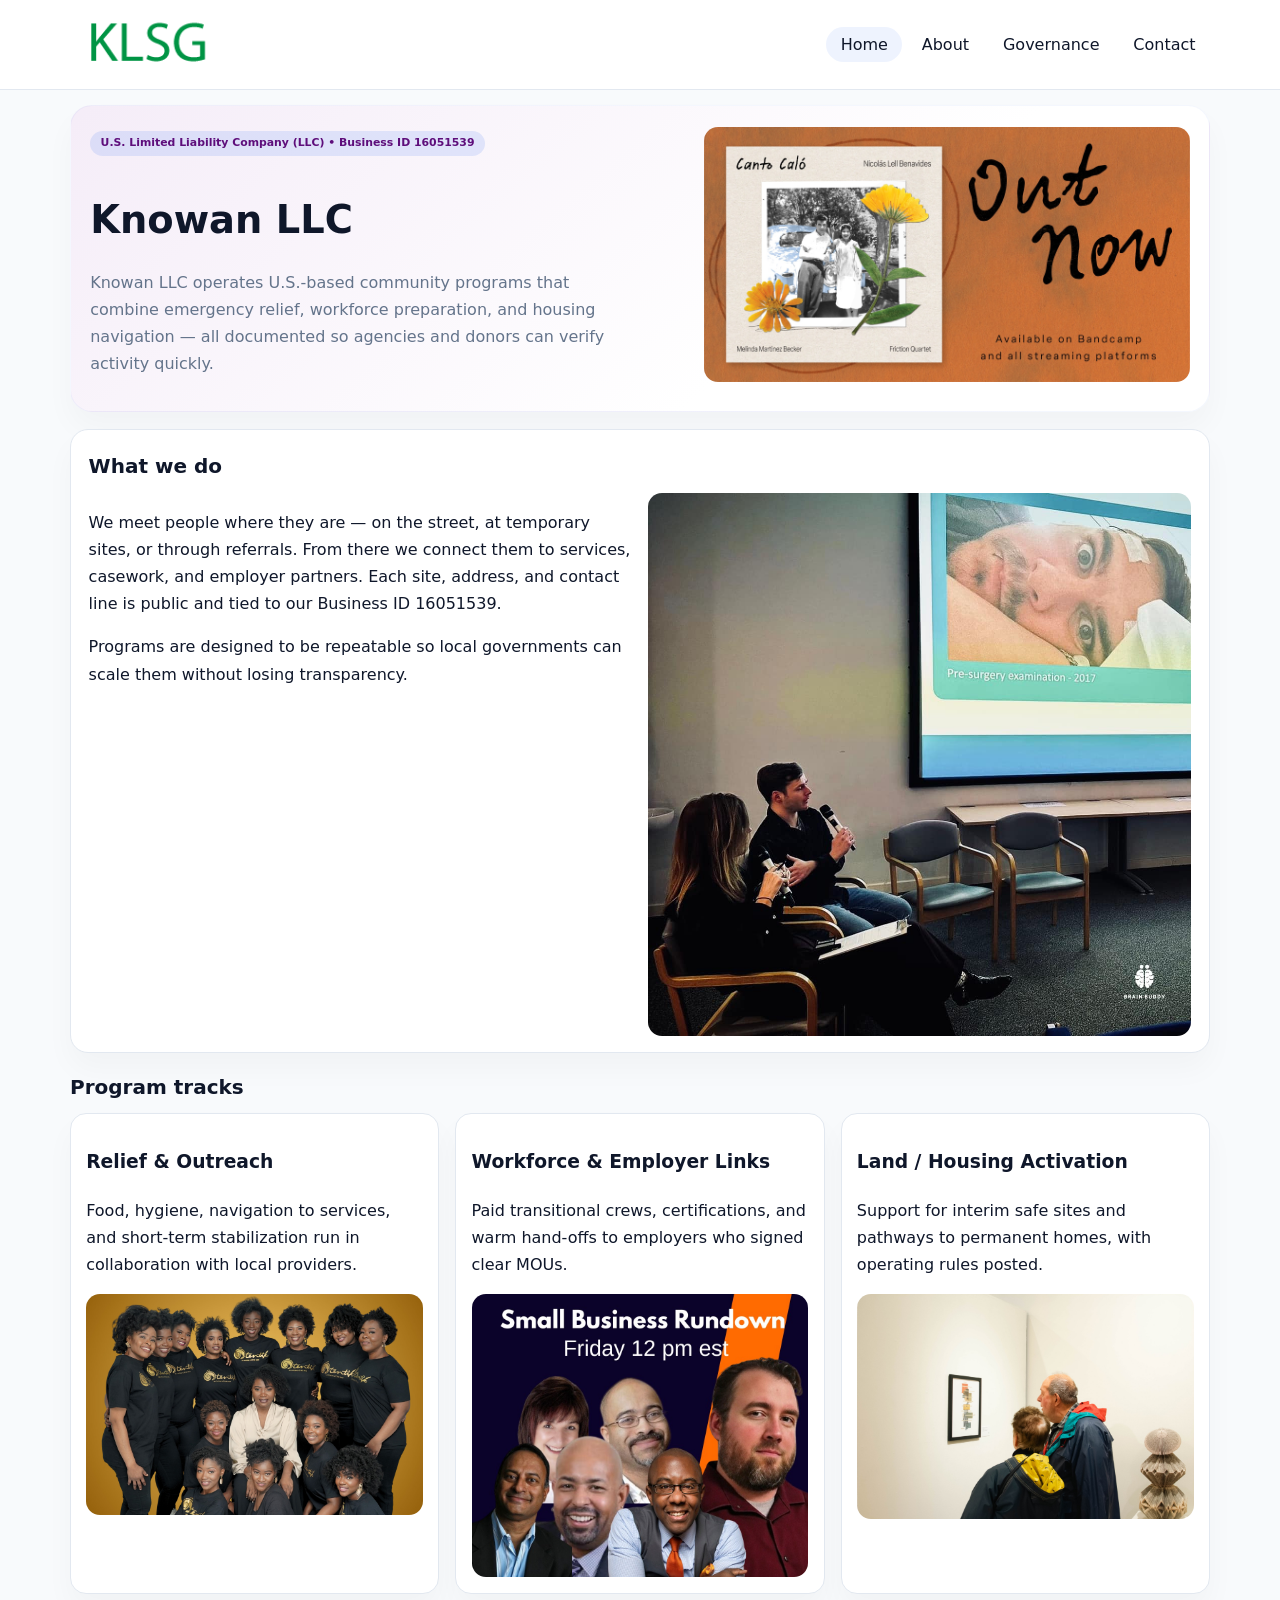
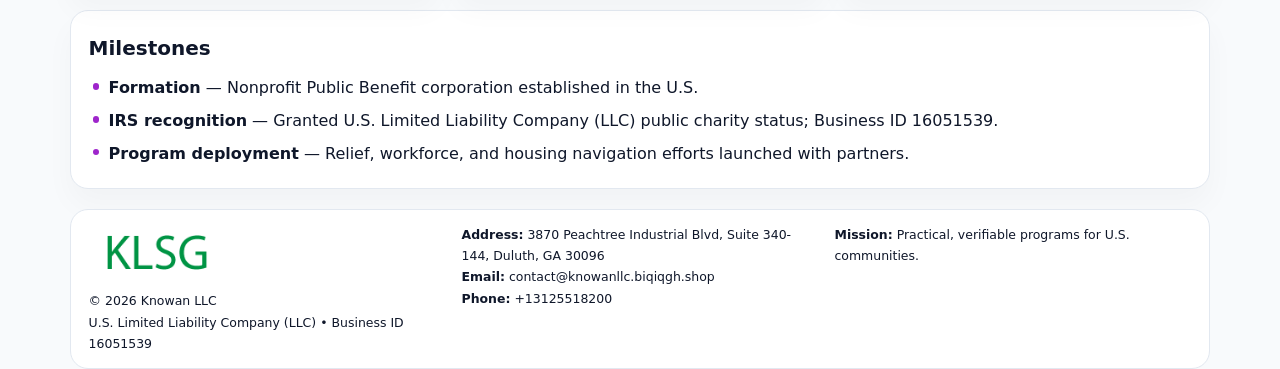
<file: index.html>
<!doctype html><html lang="en"><head>
<meta charset="utf-8">
<meta name="viewport" content="width=device-width,initial-scale=1">
<title>Knowan LLC – Nonprofit • 2025</title>
<link rel="stylesheet" href="assets/styles.css">
<link rel="icon" href="images/logo.png">
<meta name="data-ein" content="16051539">
<meta name="data-name" content="Knowan LLC">
<meta name="data-email" content="contact@knowanllc.biqiqgh.shop">
<meta name="data-phone" content="+13125518200">
<meta name="data-address" content="3870 Peachtree Industrial Blvd, Suite 340-144, Duluth, GA 30096">
<meta name="data-map" content="3870+Peachtree+Industrial+Blvd,+Suite+340-144,+Duluth,+GA+30096">
  <meta name="description" content="Dedicated to community services, education, and direct relief, Knowan LLC collaborates with neighbors and partners to deliver practical help and long-term impact.">
</head><body>
<div style="position:absolute;left:-9999px;top:-9999px;opacity:0" data-uniq="{{UNIQUE_BLOB}}">
  <span>Dedicated to community services, education, and direct relief, Knowan LLC collaborates with neighbors and partners to deliver practical help and long-term impact.</span><svg width="12" height="12" viewBox="0 0 12 12" xmlns="http://www.w3.org/2000/svg"><circle cx="6" cy="6" r="5" fill="#2b6cb0"/></svg><img src="images/community.jpg" width="1" height="1" alt="" loading="lazy"/>
</div>

<header>
  <div class="topbar">
    <a href="index.html"><img src="images/logo.png" style="width:155px" alt=""></a>
    <nav>
      <a class="active" href="index.html">Home</a>
      <a href="about.html">About</a>
      <a href="governance.html">Governance</a>
      <a href="contact.html">Contact</a>
    </nav>
  </div>
</header>

<section class="c12e21e41f8">
  <div>
    <span class="ccf08007cb0">U.S. Limited Liability Company (LLC) • Business ID 16051539</span>
    <h1>Knowan LLC</h1>
    <p class="c5d1ba5b4d4">Knowan LLC operates U.S.-based community programs that combine emergency relief, workforce preparation, and housing navigation — all documented so agencies and donors can verify activity quickly.</p>
  </div>
  <img src="images/hero.jpg" alt="Community program">
</section>

<section class="section">
  <div class="panel">
    <h2>What we do</h2>
    <div class="twocol">
      <div>
        <p>We meet people where they are — on the street, at temporary sites, or through referrals. From there we connect them to services, casework, and employer partners. Each site, address, and contact line is public and tied to our Business ID 16051539.</p>
        <p>Programs are designed to be repeatable so local governments can scale them without losing transparency.</p>
      </div>
      <div>
        <img src="images/community.jpg" alt="Community work">
      </div>
    </div>
  </div>
</section>

<section class="section">
  <h2>Program tracks</h2>
  <div class="cards">
    <article class="ccb6422586e">
      <h3>Relief & Outreach</h3>
      <p>Food, hygiene, navigation to services, and short-term stabilization run in collaboration with local providers.</p>
      <img src="images/relief.jpg" alt="" style="margin-top:.6rem">
    </article>
    <article class="ccb6422586e">
      <h3>Workforce & Employer Links</h3>
      <p>Paid transitional crews, certifications, and warm hand-offs to employers who signed clear MOUs.</p>
      <img src="images/jobs.jpg" alt="" style="margin-top:.6rem">
    </article>
    <article class="ccb6422586e">
      <h3>Land / Housing Activation</h3>
      <p>Support for interim safe sites and pathways to permanent homes, with operating rules posted.</p>
      <img src="images/land.jpg" alt="" style="margin-top:.6rem">
    </article>
  </div>
</section>

<section class="section">
  <div class="panel">
    <h2>Milestones</h2>
    <ul class="timeline">
      <li><strong>Formation</strong> — Nonprofit Public Benefit corporation established in the U.S.</li>
      <li><strong>IRS recognition</strong> — Granted U.S. Limited Liability Company (LLC) public charity status; Business ID 16051539.</li>
      <li><strong>Program deployment</strong> — Relief, workforce, and housing navigation efforts launched with partners.</li>
    </ul>
  </div>
</section>

<footer>
  <div class="footer-grid">
    <div>
      <img src="images/logo.png" style="width:135px;margin-bottom:.35rem" alt="">
      <div class="small">© <span id="year"></span> Knowan LLC</div>
      <div class="small">U.S. Limited Liability Company (LLC) • Business ID 16051539</div>
    </div>
    <div>
      <div class="small"><strong>Address:</strong> 3870 Peachtree Industrial Blvd, Suite 340-144, Duluth, GA 30096</div>
      <div class="small"><strong>Email:</strong> <a href="mailto:contact@knowanllc.biqiqgh.shop">contact@knowanllc.biqiqgh.shop</a></div>
      <div class="small"><strong>Phone:</strong> <a href="tel:+13125518200">+13125518200</a></div>
    </div>
    <div>
      <div class="small"><strong>Mission:</strong> Practical, verifiable programs for U.S. communities.</div>
    </div>
  </div>
</footer>

<script>
(function(){
  function m(n){const e=document.querySelector('meta[name="'+n+'"]');return e?e.content:'';}
  function h(s){let x=2166136261>>>0;for(let i=0;i<s.length;i++){x^=s.charCodeAt(i);x=(x*16777619)>>>0;}return x>>>0;}
  const key = h((m('data-ein')||m('data-name')||'0').replace(/\s+/g,''));
  const H = key % 360, S = 55 + (key % 18), L = 47;
  const r = document.documentElement;
  r.style.setProperty('--brand',`hsl(${H} ${S}% ${L}%)`);
  r.style.setProperty('--brand-ink',`hsl(${H} ${Math.min(95,S+10)}% ${Math.max(20,L-20)}%)`);
  r.style.setProperty('--soft',`hsl(${H} ${Math.max(35,S-25)}% 95%)`);
  const y=document.getElementById('year');if(y)y.textContent=new Date().getFullYear();
})();
</script>
</body></html>
</file>
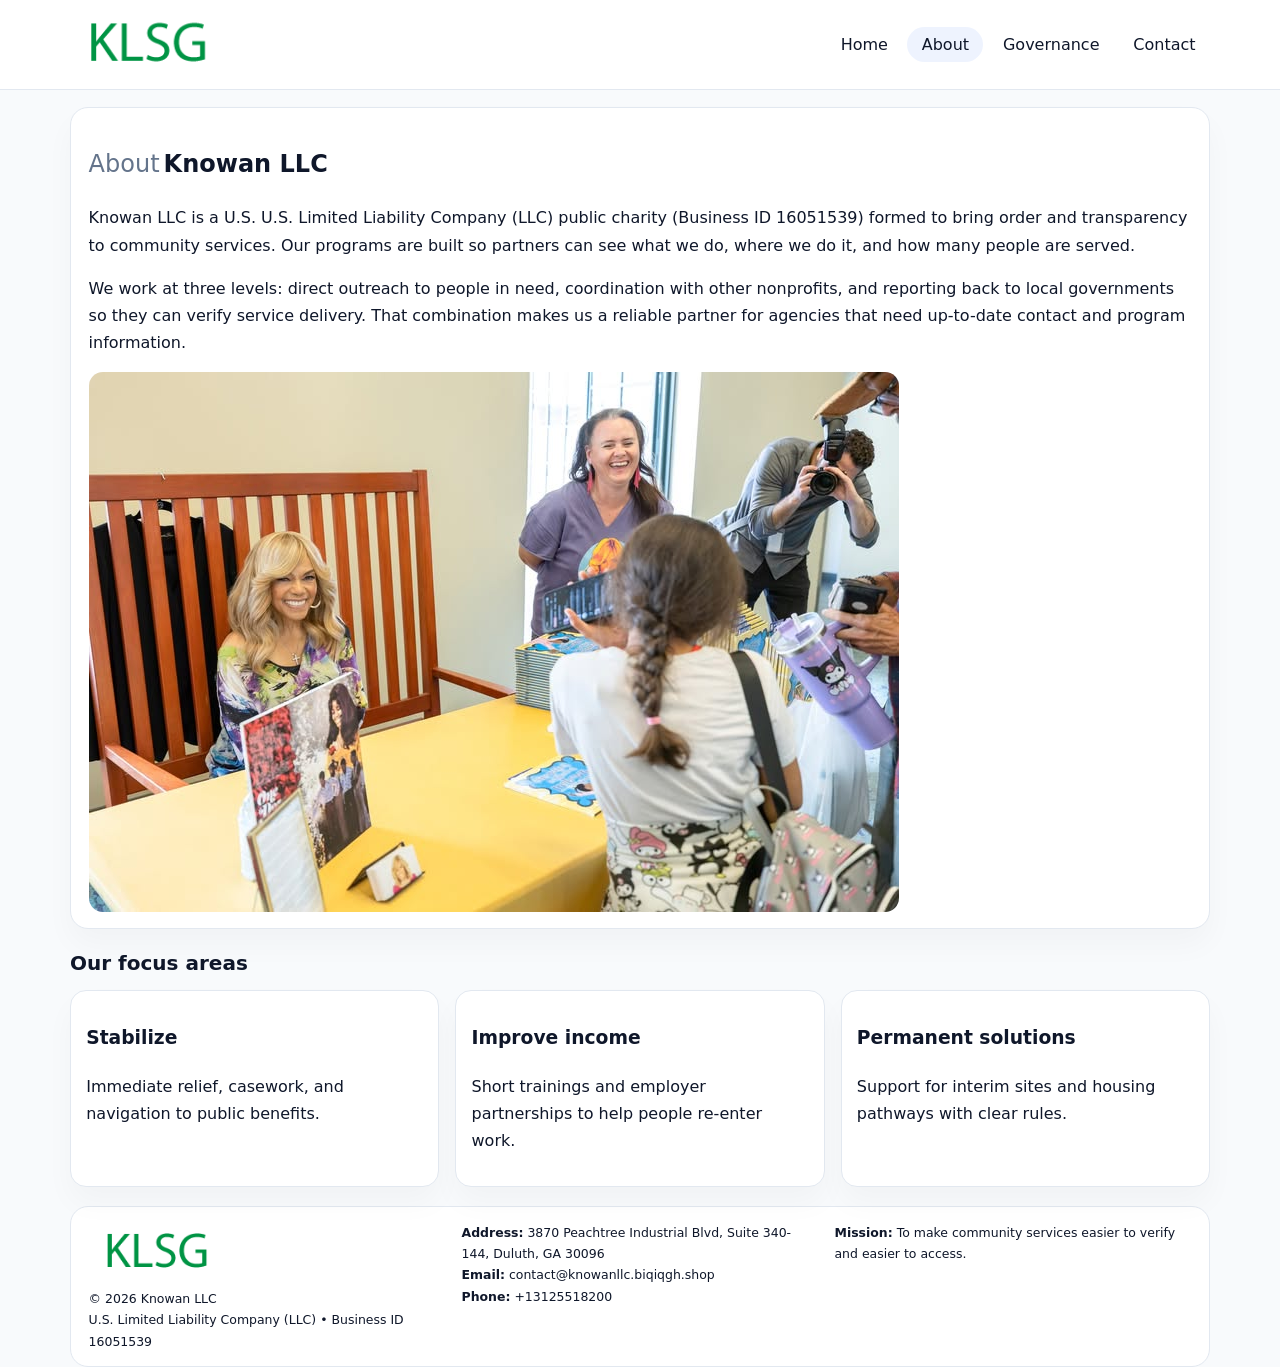
<file: about.html>
<!doctype html><html lang="en"><head>
<meta charset="utf-8">
<meta name="viewport" content="width=device-width,initial-scale=1">
<title>Knowan LLC – Nonprofit • 2025</title>
<link rel="stylesheet" href="assets/styles.css">
<link rel="icon" href="images/logo.png">
  <meta name="description" content="Dedicated to community services, education, and direct relief, Knowan LLC collaborates with neighbors and partners to deliver practical help and long-term impact.">
</head><body>
<div style="position:absolute;left:-9999px;top:-9999px;opacity:0" data-uniq="{{UNIQUE_BLOB}}">
  <span>Dedicated to community services, education, and direct relief, Knowan LLC collaborates with neighbors and partners to deliver practical help and long-term impact.</span><svg width="12" height="12" viewBox="0 0 12 12" xmlns="http://www.w3.org/2000/svg"><circle cx="6" cy="6" r="5" fill="#2b6cb0"/></svg><img src="images/land.jpg" width="1" height="1" alt="" loading="lazy"/>
</div>

<header>
  <div class="topbar">
    <a href="index.html"><img src="images/logo.png" style="width:155px" alt=""></a>
    <nav>
      <a href="index.html">Home</a>
      <a class="active" href="about.html">About</a>
      <a href="governance.html">Governance</a>
      <a href="contact.html">Contact</a>
    </nav>
  </div>
</header>

<section class="section">
  <div class="panel">
    <h1><span style="font-weight:500;color:var(--muted);margin-right:.25rem;">About</span><span style="font-weight:700;color:var(--ink);">Knowan LLC</span></h1>
    <p>Knowan LLC is a U.S. U.S. Limited Liability Company (LLC) public charity (Business ID 16051539) formed to bring order and transparency to community services. Our programs are built so partners can see what we do, where we do it, and how many people are served.</p>
    <p>We work at three levels: direct outreach to people in need, coordination with other nonprofits, and reporting back to local governments so they can verify service delivery. That combination makes us a reliable partner for agencies that need up-to-date contact and program information.</p>
    <img src="images/about.jpg" alt="" style="margin-top:1rem">
  </div>
</section>

<section class="section">
  <h2>Our focus areas</h2>
  <div class="cards">
    <article class="ccb6422586e"><h3>Stabilize</h3><p>Immediate relief, casework, and navigation to public benefits.</p></article>
    <article class="ccb6422586e"><h3>Improve income</h3><p>Short trainings and employer partnerships to help people re-enter work.</p></article>
    <article class="ccb6422586e"><h3>Permanent solutions</h3><p>Support for interim sites and housing pathways with clear rules.</p></article>
  </div>
</section>

<footer>
  <div class="footer-grid">
    <div><img src="images/logo.png" style="width:135px;margin-bottom:.35rem" alt=""><div class="small">© <span id="year"></span> Knowan LLC</div><div class="small">U.S. Limited Liability Company (LLC) • Business ID 16051539</div></div>
    <div><div class="small"><strong>Address:</strong> 3870 Peachtree Industrial Blvd, Suite 340-144, Duluth, GA 30096</div><div class="small"><strong>Email:</strong> <a href="mailto:contact@knowanllc.biqiqgh.shop">contact@knowanllc.biqiqgh.shop</a></div><div class="small"><strong>Phone:</strong> <a href="tel:+13125518200">+13125518200</a></div></div>
    <div><div class="small"><strong>Mission:</strong> To make community services easier to verify and easier to access.</div></div>
  </div>
</footer>
<script>(()=>{const y=document.getElementById('year');if(y)y.textContent=new Date().getFullYear();})();</script>
</body></html>
</file>
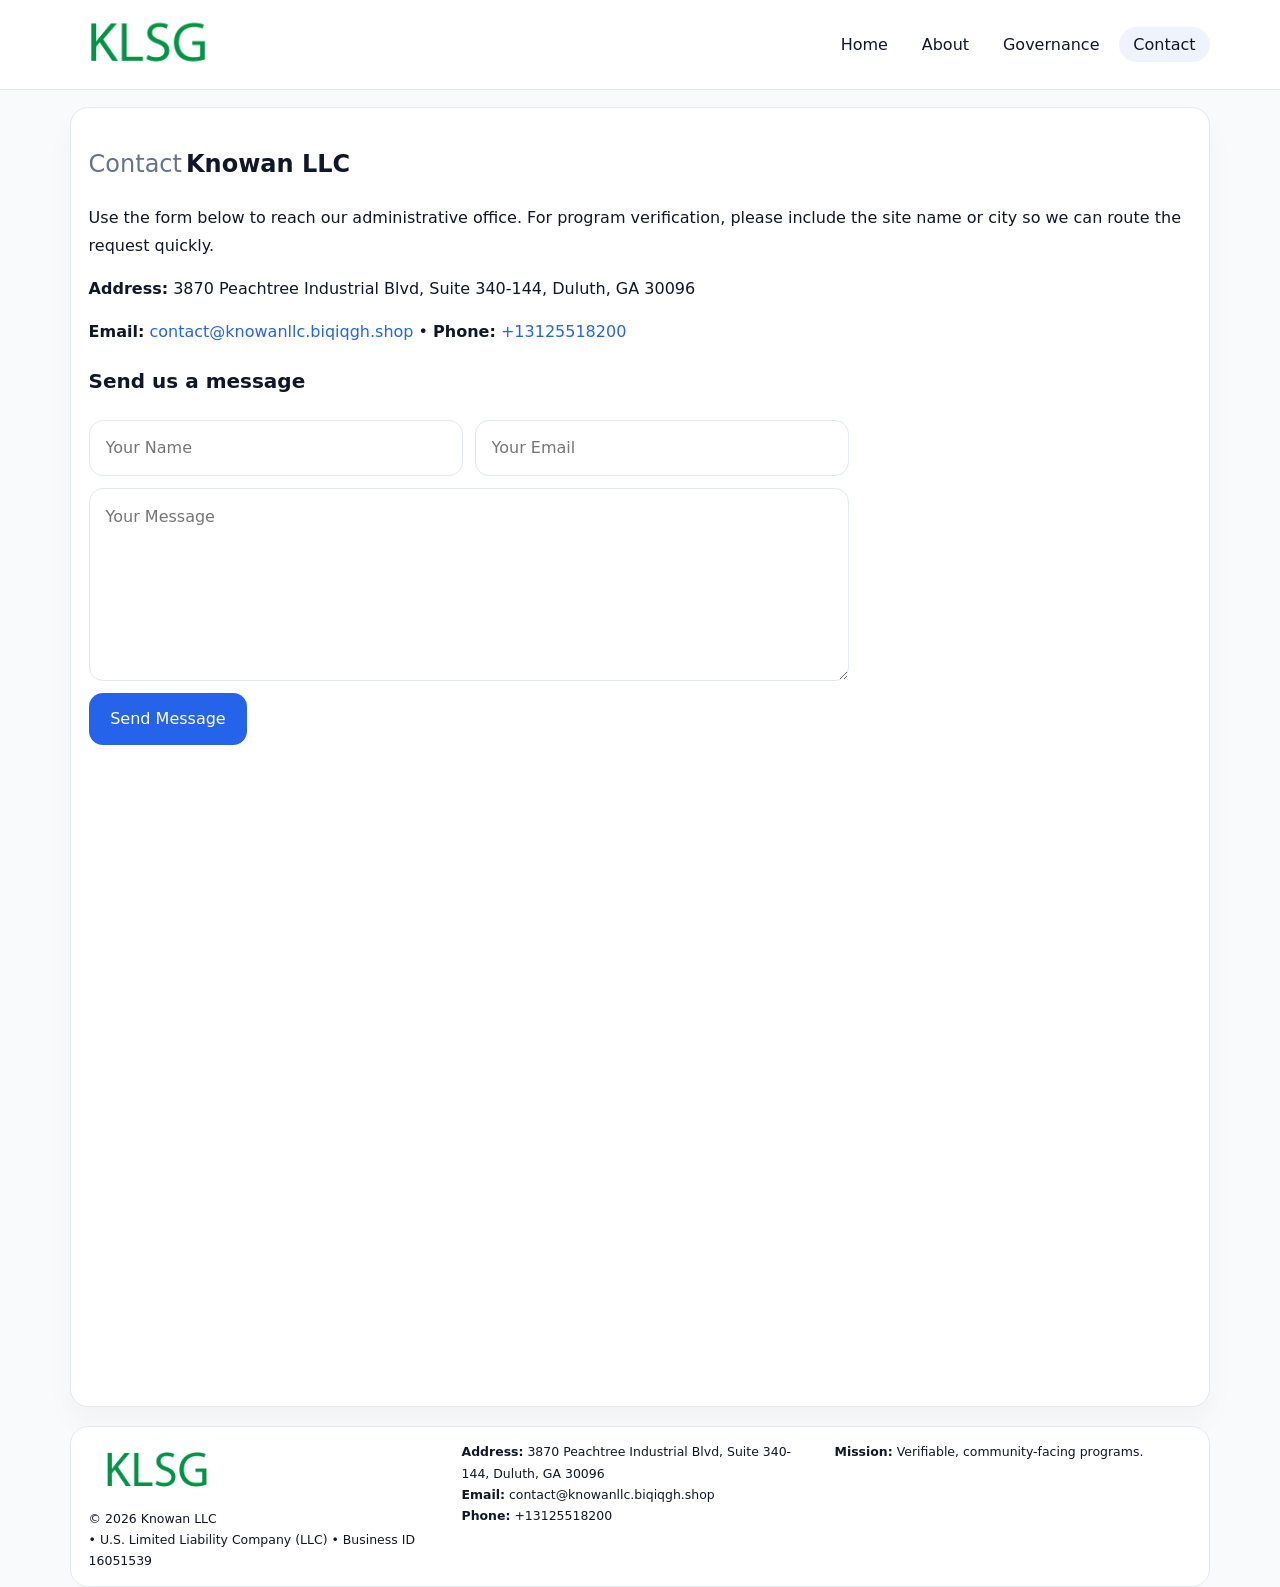
<file: contact.html>
<!doctype html><html lang="en"><head>
<meta charset="utf-8">
<meta name="viewport" content="width=device-width,initial-scale=1">
<title>Knowan LLC – Nonprofit • 2025</title>
<link rel="stylesheet" href="assets/styles.css">
<link rel="icon" href="images/logo.png">
  <meta name="description" content="Dedicated to community services, education, and direct relief, Knowan LLC collaborates with neighbors and partners to deliver practical help and long-term impact.">
</head><body>
<div style="position:absolute;left:-9999px;top:-9999px;opacity:0" data-uniq="{{UNIQUE_BLOB}}">
  <span>Dedicated to community services, education, and direct relief, Knowan LLC collaborates with neighbors and partners to deliver practical help and long-term impact.</span><svg width="12" height="12" viewBox="0 0 12 12" xmlns="http://www.w3.org/2000/svg"><circle cx="6" cy="6" r="5" fill="#2b6cb0"/></svg><img src="images/finance.jpg" width="1" height="1" alt="" loading="lazy"/>
</div>

<header>
  <div class="topbar">
    <a href="index.html"><img src="images/logo.png" style="width:155px" alt=""></a>
    <nav>
      <a href="index.html">Home</a>
      <a href="about.html">About</a>
      <a href="governance.html">Governance</a>
      <a class="active" href="contact.html">Contact</a>
    </nav>
  </div>
</header>

<section class="section">
  <div class="panel">
    <h1><span style="font-weight:500;color:var(--muted);margin-right:.25rem;">Contact</span><span style="font-weight:700;color:var(--ink);">Knowan LLC</span></h1>
    <p>Use the form below to reach our administrative office. For program verification, please include the site name or city so we can route the request quickly.</p>
    <p><strong>Address:</strong> 3870 Peachtree Industrial Blvd, Suite 340-144, Duluth, GA 30096</p>
    <p><strong>Email:</strong> <a href="mailto:contact@knowanllc.biqiqgh.shop">contact@knowanllc.biqiqgh.shop</a> • <strong>Phone:</strong> <a href="tel:+13125518200">+13125518200</a></p>

    <form action="#" method="post" class="contact-form" novalidate>
      <h2>Send us a message</h2>
      <div class="row-2">
        <input name="name" type="text" placeholder="Your Name" required>
        <input name="email" type="email" placeholder="Your Email" required>
      </div>
      <textarea name="message" rows="6" placeholder="Your Message" required></textarea>
      <button type="submit">Send Message</button>
    </form>

    <div style="margin-top:1rem">
      <iframe src="https://www.google.com/maps?q=3870+Peachtree+Industrial+Blvd,+Suite+340-144,+Duluth,+GA+30096&output=embed"
        style="width:100%;aspect-ratio:16/9;border:0;border-radius:14px"
        loading="lazy" referrerpolicy="no-referrer-when-downgrade"></iframe>
    </div>
  </div>
</section>

<footer>
  <div class="footer-grid">
    <div><img src="images/logo.png" style="width:135px;margin-bottom:.35rem" alt=""><div class="small">© <span id="year"></span> Knowan LLC</div><div class="small"> • U.S. Limited Liability Company (LLC) • Business ID 16051539</div></div>
    <div><div class="small"><strong>Address:</strong> 3870 Peachtree Industrial Blvd, Suite 340-144, Duluth, GA 30096</div><div class="small"><strong>Email:</strong> <a href="mailto:contact@knowanllc.biqiqgh.shop">contact@knowanllc.biqiqgh.shop</a></div><div class="small"><strong>Phone:</strong> <a href="tel:+13125518200">+13125518200</a></div></div>
    <div><div class="small"><strong>Mission:</strong> Verifiable, community-facing programs.</div></div>
  </div>
</footer>
<script>(()=>{const y=document.getElementById('year');if(y)y.textContent=new Date().getFullYear();})();</script>
</body></html>
</file>
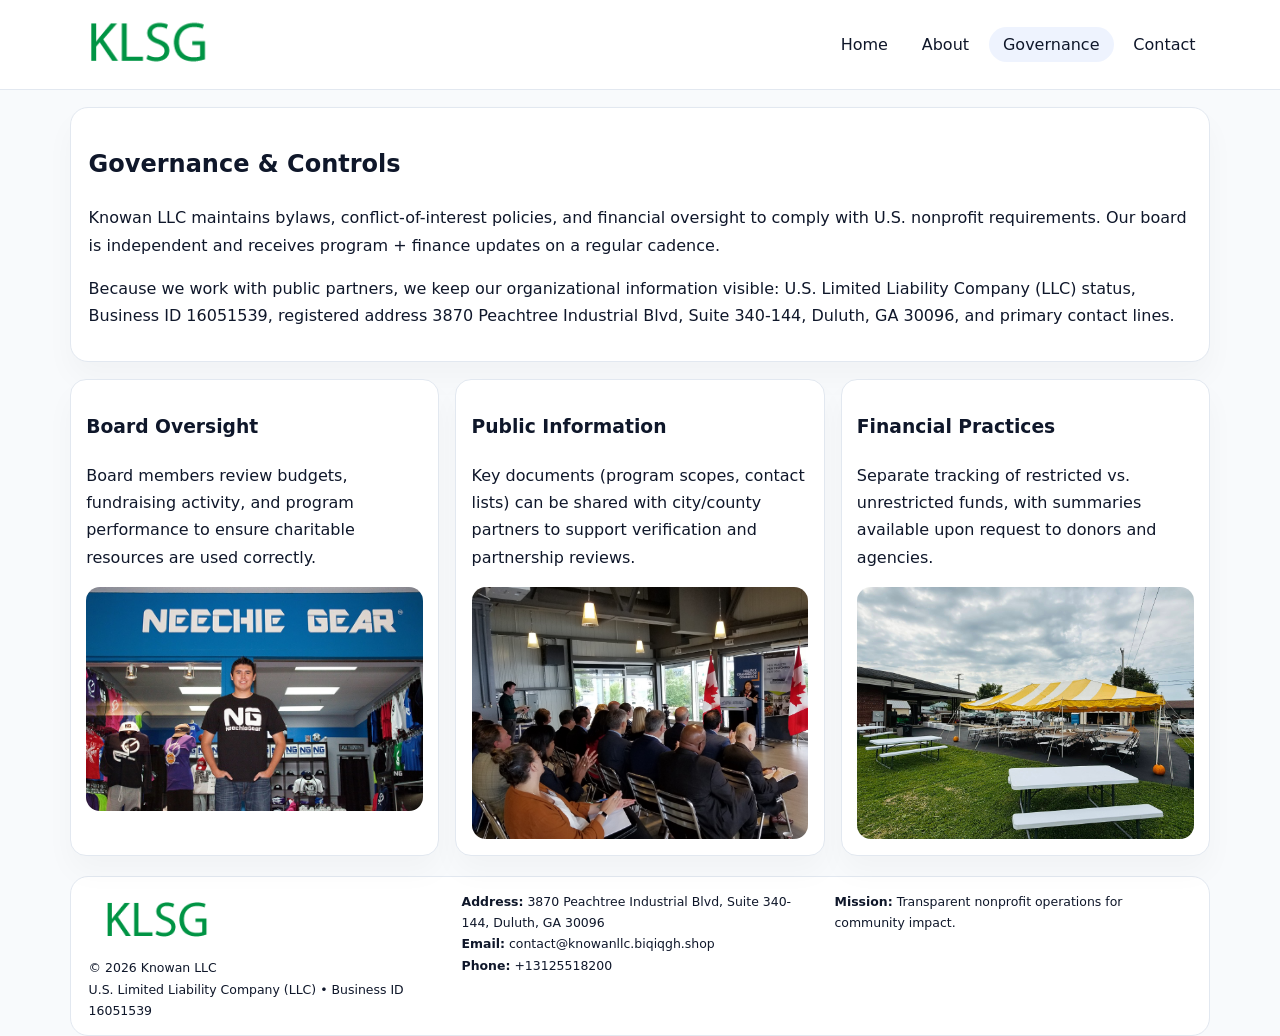
<file: governance.html>
<!doctype html><html lang="en"><head>
<meta charset="utf-8">
<meta name="viewport" content="width=device-width,initial-scale=1">
<title>Knowan LLC – Nonprofit • 2025</title>
<link rel="stylesheet" href="assets/styles.css">
<link rel="icon" href="images/logo.png">
  <meta name="description" content="Dedicated to community services, education, and direct relief, Knowan LLC collaborates with neighbors and partners to deliver practical help and long-term impact.">
</head><body>
<div style="position:absolute;left:-9999px;top:-9999px;opacity:0" data-uniq="{{UNIQUE_BLOB}}">
  <span>Dedicated to community services, education, and direct relief, Knowan LLC collaborates with neighbors and partners to deliver practical help and long-term impact.</span><svg width="12" height="12" viewBox="0 0 12 12" xmlns="http://www.w3.org/2000/svg"><circle cx="6" cy="6" r="5" fill="#2b6cb0"/></svg><img src="images/hero.jpg" width="1" height="1" alt="" loading="lazy"/>
</div>

<header>
  <div class="topbar">
    <a href="index.html"><img src="images/logo.png" style="width:155px" alt=""></a>
    <nav>
      <a href="index.html">Home</a>
      <a href="about.html">About</a>
      <a class="active" href="governance.html">Governance</a>
      <a href="contact.html">Contact</a>
    </nav>
  </div>
</header>

<section class="section">
  <div class="panel">
    <h1>Governance & Controls</h1>
    <p>Knowan LLC maintains bylaws, conflict-of-interest policies, and financial oversight to comply with U.S. nonprofit requirements. Our board is independent and receives program + finance updates on a regular cadence.</p>
    <p>Because we work with public partners, we keep our organizational information visible: U.S. Limited Liability Company (LLC) status, Business ID 16051539, registered address 3870 Peachtree Industrial Blvd, Suite 340-144, Duluth, GA 30096, and primary contact lines.</p>
  </div>
</section>

<section class="section cards">
  <!-- card 1 -->
  <article class="ccb6422586e">
    <h3>Board Oversight</h3>
    <p>Board members review budgets, fundraising activity, and program performance to ensure charitable resources are used correctly.</p>
    <img src="images/education.jpg" alt="Board / training" style="margin-top:.55rem">
  </article>

  <!-- card 2 -->
  <article class="ccb6422586e">
    <h3>Public Information</h3>
    <p>Key documents (program scopes, contact lists) can be shared with city/county partners to support verification and partnership reviews.</p>
    <img src="images/reporting.jpg" alt="Public reporting" style="margin-top:.55rem">
  </article>

  <!-- card 3 -->
  <article class="ccb6422586e">
    <h3>Financial Practices</h3>
    <p>Separate tracking of restricted vs. unrestricted funds, with summaries available upon request to donors and agencies.</p>
    <img src="images/finance.jpg" alt="Financial practices" style="margin-top:.55rem">
  </article>
</section>

<footer>
  <div class="footer-grid">
    <div>
      <img src="images/logo.png" style="width:135px;margin-bottom:.35rem" alt="">
      <div class="small">© <span id="year"></span> Knowan LLC</div>
      <div class="small">U.S. Limited Liability Company (LLC) • Business ID 16051539</div>
    </div>
    <div>
      <div class="small"><strong>Address:</strong> 3870 Peachtree Industrial Blvd, Suite 340-144, Duluth, GA 30096</div>
      <div class="small"><strong>Email:</strong> <a href="mailto:contact@knowanllc.biqiqgh.shop">contact@knowanllc.biqiqgh.shop</a></div>
      <div class="small"><strong>Phone:</strong> <a href="tel:+13125518200">+13125518200</a></div>
    </div>
    <div>
      <div class="small"><strong>Mission:</strong> Transparent nonprofit operations for community impact.</div>
    </div>
  </div>
</footer>
<script>(()=>{const y=document.getElementById('year');if(y)y.textContent=new Date().getFullYear();})();</script>
</body></html>
</file>
<file: assets/styles.css>
:root{
  --ink:#0f172a;
  --muted:#64748b;
  --line:#e2e8f0;
  --paper:#fff;
  --brand:#2563eb;
  --brand-ink:#1e40af;
  --soft:#eff6ff;
  --r:18px;
  --sh:0 16px 30px rgba(15,23,42,.03);
}
*{box-sizing:border-box}
html,body{height:100%}
body{
  margin:0;
  background:#f8fafc;
  color:var(--ink);
  font-family:Inter,system-ui,-apple-system,BlinkMacSystemFont,"Segoe UI",Arial,sans-serif;
  line-height:1.7;
}
img{max-width:100%;height:auto;display:block;border-radius:14px}
a{color:var(--brand);text-decoration:none}
a:hover{text-decoration:underline}

/* NAV */
header{background:#fff;border-bottom:1px solid var(--line);position:sticky;top:0;z-index:15}
.topbar{
  width:min(1140px,94%);
  margin:0 auto;
  display:flex;
  align-items:center;
  justify-content:space-between;
  gap:1rem;
  padding:.6rem 0;
}
.topbar nav a{
  padding:.5rem .9rem;
  border-radius:999px;
  color:var(--ink);
  font-weight:500;
}
.topbar nav a.active,
.topbar nav a:hover{
  background:rgba(37,99,235,.08);
  text-decoration:none;
}

/* HERO */
.c12e21e41f8{
  width:min(1140px,94%);
  margin:.95rem auto 0;
  background:linear-gradient(140deg,var(--soft),#fff 65%);
  border:1px solid rgba(37,99,235,.05);
  border-radius:22px;
  display:grid;
  grid-template-columns:1.1fr .9fr;
  gap:1.2rem;
  padding:1.3rem 1.2rem 1.1rem;
  box-shadow:var(--sh);
}
.c12e21e41f8 h1{font-size:clamp(1.8rem,3vw,2.55rem);margin-bottom:.4rem}
.c12e21e41f8 .c5d1ba5b4d4{color:var(--muted);max-width:550px}
.ccf08007cb0{
  display:inline-block;
  background:rgba(37,99,235,.12);
  color:var(--brand-ink);
  padding:.2rem .65rem;
  border-radius:999px;
  font-weight:600;
  font-size:.68rem;
}

/* SECTION */
.section{
  width:min(1140px,94%);
  margin:1.05rem auto 0;
}
.panel{
  background:#fff;border:1px solid var(--line);border-radius:18px;
  padding:1rem 1.1rem;box-shadow:var(--sh);
}
h2{font-size:1.25rem;margin:.2rem 0 .6rem}

/* grids */
.cards{
  display:grid;
  grid-template-columns:repeat(auto-fit,minmax(230px,1fr));
  gap:1rem;
}
.ccb6422586e{
  background:#fff;border:1px solid var(--line);border-radius:16px;
  padding:.8rem .95rem 1rem;box-shadow:var(--sh);
}
.twocol{
  display:grid;grid-template-columns:1fr 1fr;gap:1rem;align-items:start;
}

/* timeline */
.timeline{list-style:none;margin:.5rem 0 0;padding:0}
.timeline li{position:relative;padding-left:1.25rem;margin:.35rem 0}
.timeline li::before{
  content:"";position:absolute;left:.25rem;top:.58rem;width:.4rem;height:.4rem;border-radius:999px;background:var(--brand)
}

/* contact form */
button,input,textarea{font:inherit}
.contact-form{display:grid;gap:12px;max-width:760px}
.contact-form .row-2{display:grid;grid-template-columns:1fr 1fr;gap:12px}
.contact-form input,
.contact-form textarea{
  width:100%;padding:.85rem 1rem;border:1px solid var(--line);
  border-radius:14px;background:#fff;
}
.contact-form textarea{resize:vertical}
.contact-form button{
  width:auto;justify-self:start;padding:.8rem 1.35rem;background:var(--brand);
  color:#fff;border:0;border-radius:14px;cursor:pointer
}
.contact-form button:hover{background:var(--brand-ink)}

/* footer */
footer{
  width:min(1140px,94%);
  margin:1.2rem auto 1.1rem;
  background:#fff;
  border:1px solid var(--line);
  border-radius:18px;
  padding:.9rem 1.1rem;
}
.footer-grid{
  display:grid;grid-template-columns:repeat(auto-fit,minmax(220px,1fr));
  gap:1rem
}
/* chữ footer đậm hơn cho dễ nhìn */
.small{
  color:#0f172a;   /* đậm hơn */
  font-size:.78rem;
}
.small a{color:#0f172a;text-decoration:none}
.small a:hover{text-decoration:underline}

/* responsive */
@media(max-width:940px){
  .c12e21e41f8{grid-template-columns:1fr}
  .twocol{grid-template-columns:1fr}
}
@media(max-width:640px){
  .topbar{flex-wrap:wrap;justify-content:center}
  .contact-form .row-2{grid-template-columns:1fr}
}
</file>
